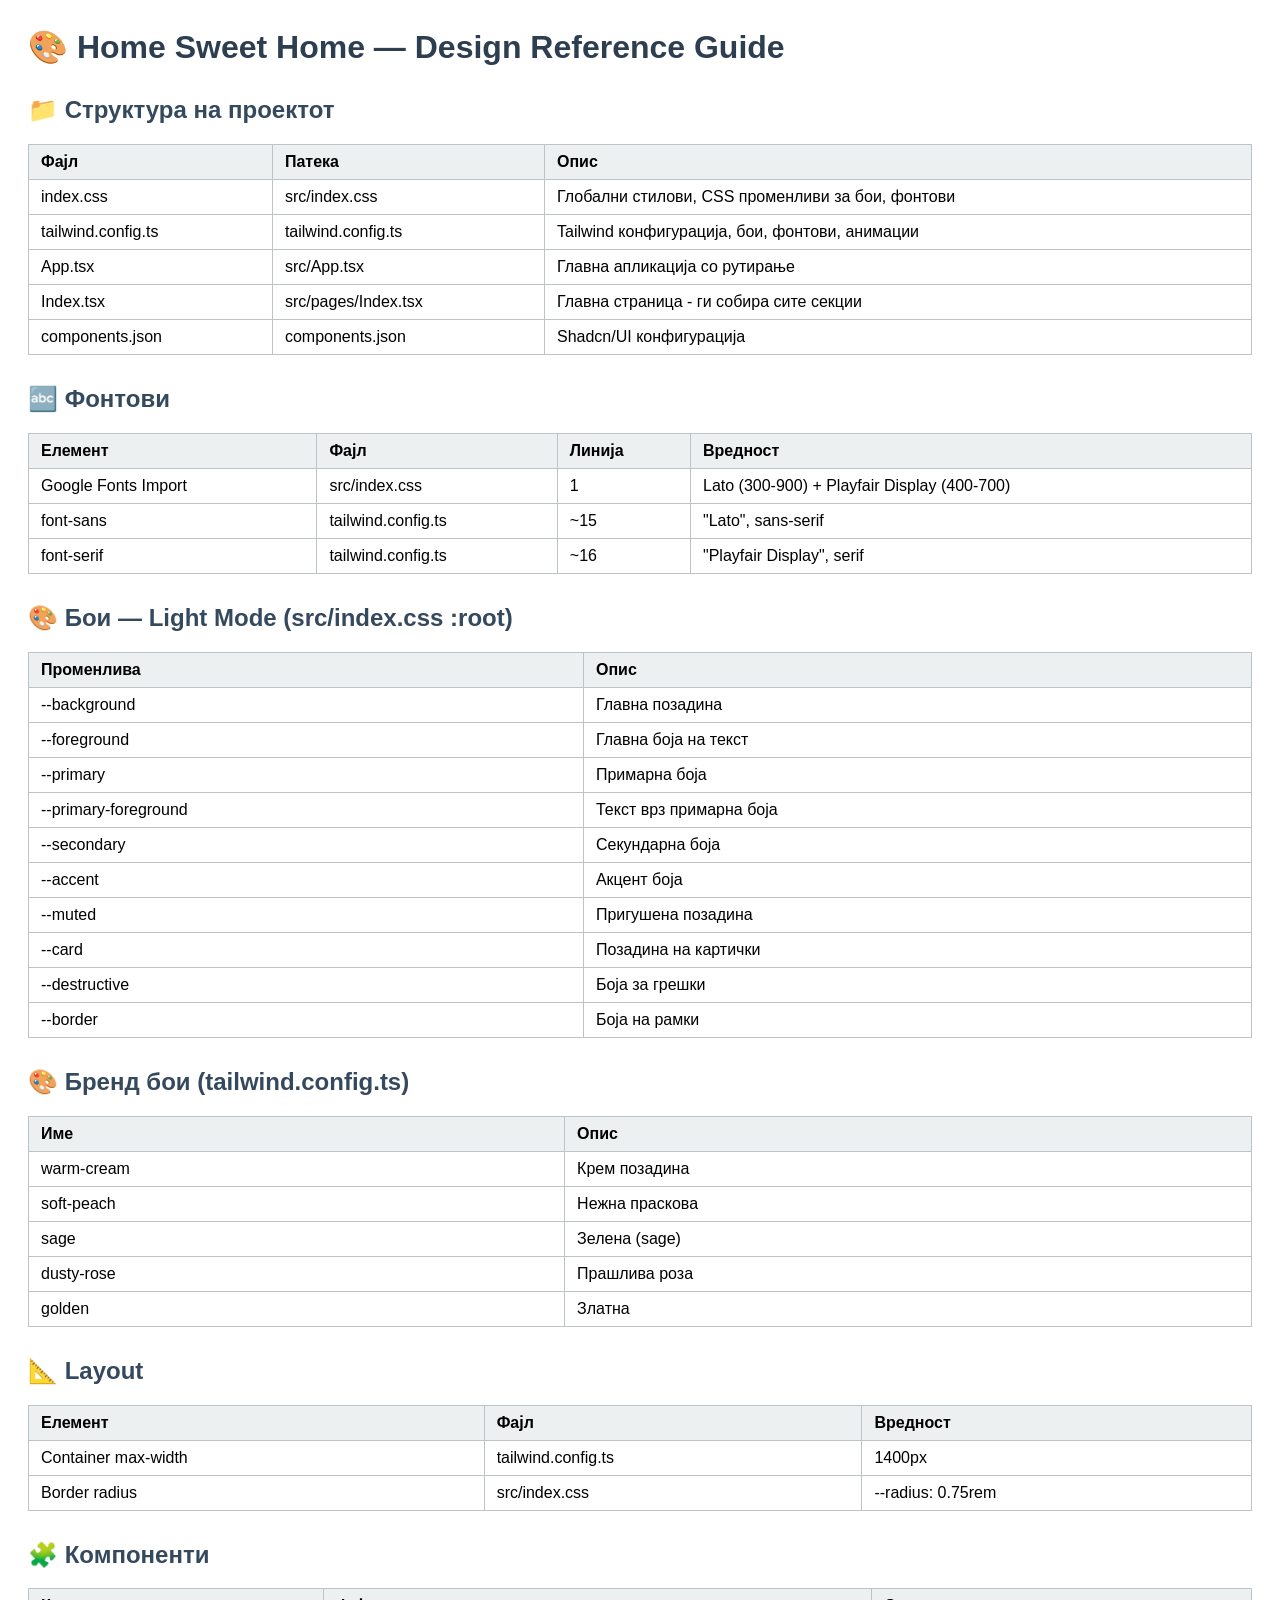
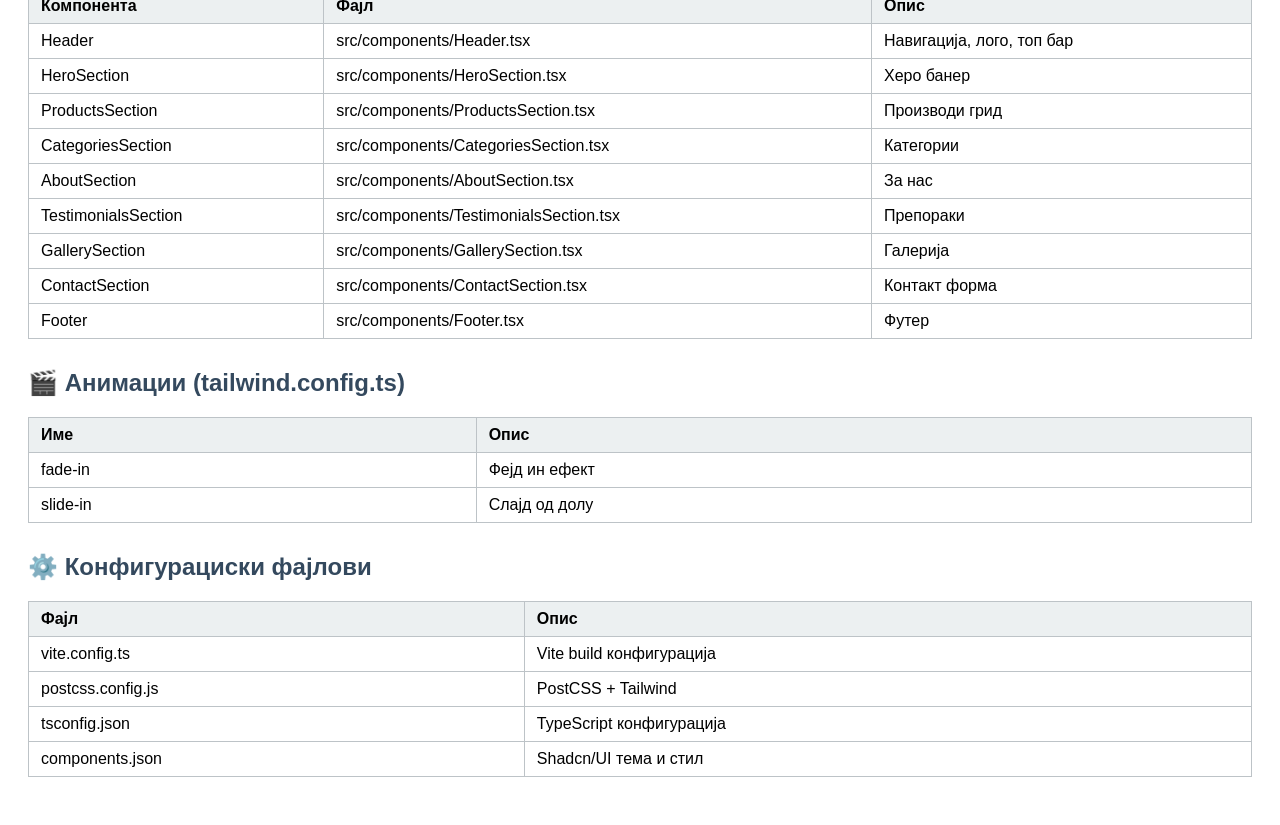
<file: design-reference.html>
<html>
<head>
<meta charset="utf-8">
<style>
body { font-family: Calibri, Arial, sans-serif; padding: 20px; }
h1 { color: #2c3e50; }
h2 { color: #34495e; margin-top: 30px; }
table { border-collapse: collapse; width: 100%; margin: 10px 0 20px 0; }
th, td { border: 1px solid #bdc3c7; padding: 8px 12px; text-align: left; }
th { background-color: #ecf0f1; font-weight: bold; }
code { background: #f0f0f0; padding: 2px 5px; font-family: Consolas, monospace; }
</style>
</head>
<body>

<h1>🎨 Home Sweet Home — Design Reference Guide</h1>

<h2>📁 Структура на проектот</h2>
<table>
<tr><th>Фајл</th><th>Патека</th><th>Опис</th></tr>
<tr><td>index.css</td><td>src/index.css</td><td>Глобални стилови, CSS променливи за бои, фонтови</td></tr>
<tr><td>tailwind.config.ts</td><td>tailwind.config.ts</td><td>Tailwind конфигурација, бои, фонтови, анимации</td></tr>
<tr><td>App.tsx</td><td>src/App.tsx</td><td>Главна апликација со рутирање</td></tr>
<tr><td>Index.tsx</td><td>src/pages/Index.tsx</td><td>Главна страница - ги собира сите секции</td></tr>
<tr><td>components.json</td><td>components.json</td><td>Shadcn/UI конфигурација</td></tr>
</table>

<h2>🔤 Фонтови</h2>
<table>
<tr><th>Елемент</th><th>Фајл</th><th>Линија</th><th>Вредност</th></tr>
<tr><td>Google Fonts Import</td><td>src/index.css</td><td>1</td><td>Lato (300-900) + Playfair Display (400-700)</td></tr>
<tr><td>font-sans</td><td>tailwind.config.ts</td><td>~15</td><td>"Lato", sans-serif</td></tr>
<tr><td>font-serif</td><td>tailwind.config.ts</td><td>~16</td><td>"Playfair Display", serif</td></tr>
</table>

<h2>🎨 Бои — Light Mode (src/index.css :root)</h2>
<table>
<tr><th>Променлива</th><th>Опис</th></tr>
<tr><td>--background</td><td>Главна позадина</td></tr>
<tr><td>--foreground</td><td>Главна боја на текст</td></tr>
<tr><td>--primary</td><td>Примарна боја</td></tr>
<tr><td>--primary-foreground</td><td>Текст врз примарна боја</td></tr>
<tr><td>--secondary</td><td>Секундарна боја</td></tr>
<tr><td>--accent</td><td>Акцент боја</td></tr>
<tr><td>--muted</td><td>Пригушена позадина</td></tr>
<tr><td>--card</td><td>Позадина на картички</td></tr>
<tr><td>--destructive</td><td>Боја за грешки</td></tr>
<tr><td>--border</td><td>Боја на рамки</td></tr>
</table>

<h2>🎨 Бренд бои (tailwind.config.ts)</h2>
<table>
<tr><th>Име</th><th>Опис</th></tr>
<tr><td>warm-cream</td><td>Крем позадина</td></tr>
<tr><td>soft-peach</td><td>Нежна праскова</td></tr>
<tr><td>sage</td><td>Зелена (sage)</td></tr>
<tr><td>dusty-rose</td><td>Прашлива роза</td></tr>
<tr><td>golden</td><td>Златна</td></tr>
</table>

<h2>📐 Layout</h2>
<table>
<tr><th>Елемент</th><th>Фајл</th><th>Вредност</th></tr>
<tr><td>Container max-width</td><td>tailwind.config.ts</td><td>1400px</td></tr>
<tr><td>Border radius</td><td>src/index.css</td><td>--radius: 0.75rem</td></tr>
</table>

<h2>🧩 Компоненти</h2>
<table>
<tr><th>Компонента</th><th>Фајл</th><th>Опис</th></tr>
<tr><td>Header</td><td>src/components/Header.tsx</td><td>Навигација, лого, топ бар</td></tr>
<tr><td>HeroSection</td><td>src/components/HeroSection.tsx</td><td>Херо банер</td></tr>
<tr><td>ProductsSection</td><td>src/components/ProductsSection.tsx</td><td>Производи грид</td></tr>
<tr><td>CategoriesSection</td><td>src/components/CategoriesSection.tsx</td><td>Категории</td></tr>
<tr><td>AboutSection</td><td>src/components/AboutSection.tsx</td><td>За нас</td></tr>
<tr><td>TestimonialsSection</td><td>src/components/TestimonialsSection.tsx</td><td>Препораки</td></tr>
<tr><td>GallerySection</td><td>src/components/GallerySection.tsx</td><td>Галерија</td></tr>
<tr><td>ContactSection</td><td>src/components/ContactSection.tsx</td><td>Контакт форма</td></tr>
<tr><td>Footer</td><td>src/components/Footer.tsx</td><td>Футер</td></tr>
</table>

<h2>🎬 Анимации (tailwind.config.ts)</h2>
<table>
<tr><th>Име</th><th>Опис</th></tr>
<tr><td>fade-in</td><td>Фејд ин ефект</td></tr>
<tr><td>slide-in</td><td>Слајд од долу</td></tr>
</table>

<h2>⚙️ Конфигурациски фајлови</h2>
<table>
<tr><th>Фајл</th><th>Опис</th></tr>
<tr><td>vite.config.ts</td><td>Vite build конфигурација</td></tr>
<tr><td>postcss.config.js</td><td>PostCSS + Tailwind</td></tr>
<tr><td>tsconfig.json</td><td>TypeScript конфигурација</td></tr>
<tr><td>components.json</td><td>Shadcn/UI тема и стил</td></tr>
</table>

</body>
</html>
</file>
